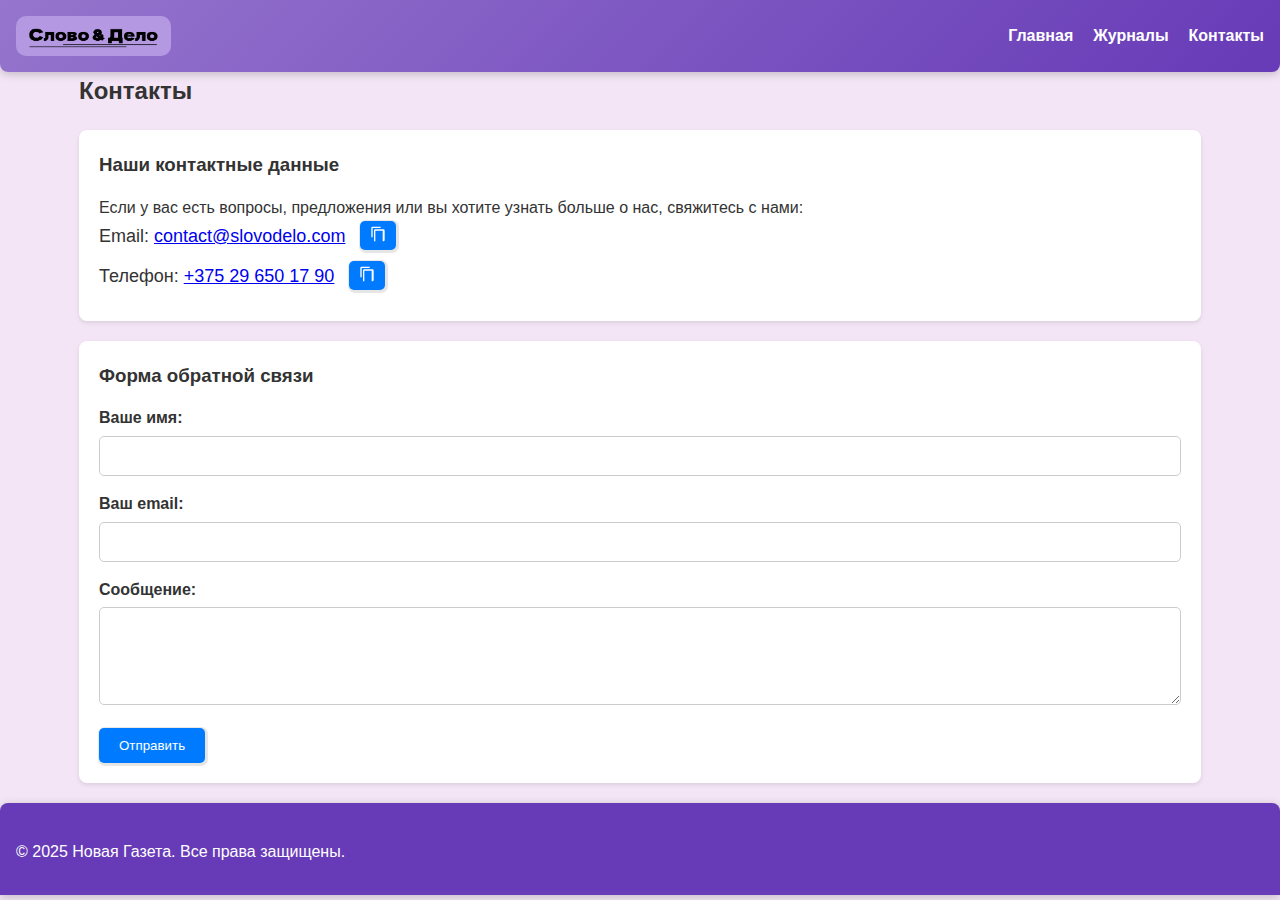
<file: КЯР 2 сем/contacts.html>
<!DOCTYPE html>
<html lang="ru">
<head>
    <meta charset="UTF-8">
    <meta name="viewport" content="width=device-width, initial-scale=1.0">
    <link rel="stylesheet" href="scss/contacts.css">
    <title>Слово&Дело</title>
    <script defer src="script.js"></script>
</head>
<body>
    <header>
        <img class="header-img" src="images/logo1.png" alt="Логотип Газеты">
        
        <button class="burger" aria-label="Открыть меню">
            ☰
        </button>
    
        <nav class="nav-menu">
            <ul>
                <li><a href="index.html">Главная</a></li>
                <li><a href="news_page.html">Журналы</a></li>
                <li><a href="contacts.html">Контакты</a></li>
            </ul>
        </nav>
    </header>

    <main class="container">
        <h2 id="contact">Контакты</h2>
        
        <section class="news-card">
            <h3>Наши контактные данные</h3>
            <p>Если у вас есть вопросы, предложения или вы хотите узнать больше о нас, свяжитесь с нами:</p>
            <ul>
                <li>
                    <span>Email: <a href="mailto:contact@slovodelo.com" id="email-text">contact@slovodelo.com</a></span>
                    <button class="copy-btn" onclick="copyToClipboard('email-text', this)">
                        <svg xmlns="http://www.w3.org/2000/svg" width="16" height="16" fill="currentColor" viewBox="0 0 24 24">
                            <path d="M16 1H4a2 2 0 0 0-2 2v14h2V3h12V1Zm3 4H8a2 2 0 0 0-2 2v16h14a2 2 0 0 0 2-2V7a2 2 0 0 0-2-2Zm0 18H8V7h11v16Z"/>
                        </svg>
                    </button>
                </li>
                <li>
                    <span>Телефон: <a href="tel:+375296501790" id="phone-text">+375 29 650 17 90</a></span>
                    <button class="copy-btn" onclick="copyToClipboard('phone-text', this)">
                        <svg xmlns="http://www.w3.org/2000/svg" width="16" height="16" fill="currentColor" viewBox="0 0 24 24">
                            <path d="M16 1H4a2 2 0 0 0-2 2v14h2V3h12V1Zm3 4H8a2 2 0 0 0-2 2v16h14a2 2 0 0 0 2-2V7a2 2 0 0 0-2-2Zm0 18H8V7h11v16Z"/>
                        </svg>
                    </button>
                </li>
                
            </ul>
        </section>

        <section class="news-card">
            <h3>Форма обратной связи</h3>
            <form id="contact-form">
                <label for="name">Ваше имя:</label>
                <input type="text" id="name" name="name" required>

                <label for="email">Ваш email:</label>
                <input type="email" id="email" name="email" required>

                <label for="message">Сообщение:</label>
                <textarea id="message" name="message" rows="4" required></textarea>

                <button type="submit">Отправить</button>
                <p id="form-status"></p>
            </form>
        </section>
    </main>

    <footer>
        <p>&copy; 2025 Новая Газета. Все права защищены.</p>
    </footer>

    <script>
    document.getElementById("contact-form").addEventListener("submit", function(event) {
    event.preventDefault();

    const status = document.getElementById("form-status");

    const formData = {
        name: this.name.value,
        email: this.email.value,
        message: this.message.value
    };

    status.textContent = "Отправка...";

    fetch("/submit", {
        method: "POST",
        headers: {
            "Content-Type": "application/json"
        },
        body: JSON.stringify(formData)
    })
    .then(res => res.ok ? res.text() : Promise.reject(res))
    .then(() => {
        status.textContent = "Сообщение отправлено!";
        this.reset();
    })
    .catch(() => {
        status.textContent = "Ошибка при отправке.";
    });
});

function copyToClipboard(elementId, button) {
    const text = document.getElementById(elementId).textContent;
    navigator.clipboard.writeText(text).then(() => {
        button.innerHTML = `
            <svg xmlns="http://www.w3.org/2000/svg" width="16" height="16" fill="lime" viewBox="0 0 24 24">
                <path d="M20.285 6.709l-11.33 11.292-5.239-5.251 1.414-1.414 3.825 3.84 9.918-9.88z"/>
            </svg>
        `;
        setTimeout(() => {
            button.innerHTML = `
                <svg xmlns="http://www.w3.org/2000/svg" width="16" height="16" fill="currentColor" viewBox="0 0 24 24">
                    <path d="M16 1H4a2 2 0 0 0-2 2v14h2V3h12V1Zm3 4H8a2 2 0 0 0-2 2v16h14a2 2 0 0 0 2-2V7a2 2 0 0 0-2-2Zm0 18H8V7h11v16Z"/>
                </svg>
            `;
        }, 2000);
    }).catch(err => {
        console.error('Ошибка копирования: ', err);
    });
}


    </script>
</body>
</html>
</file>
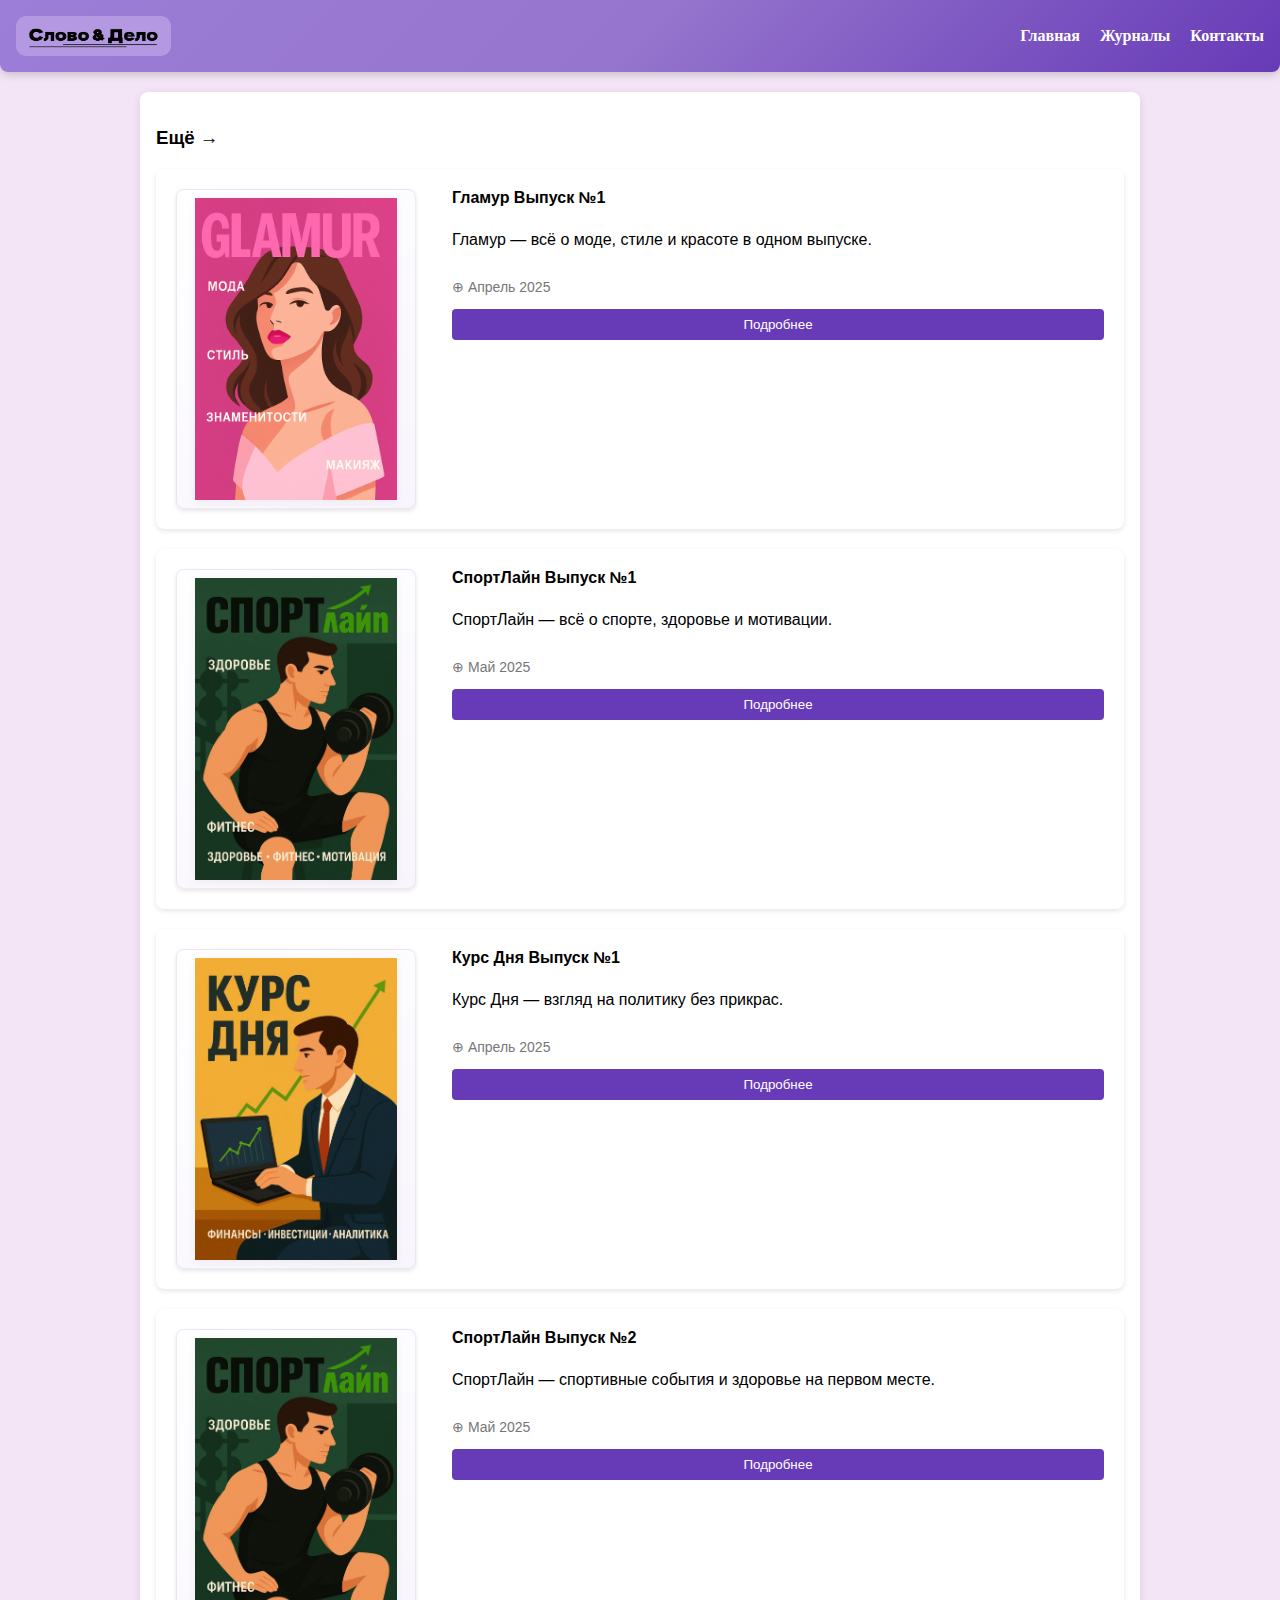
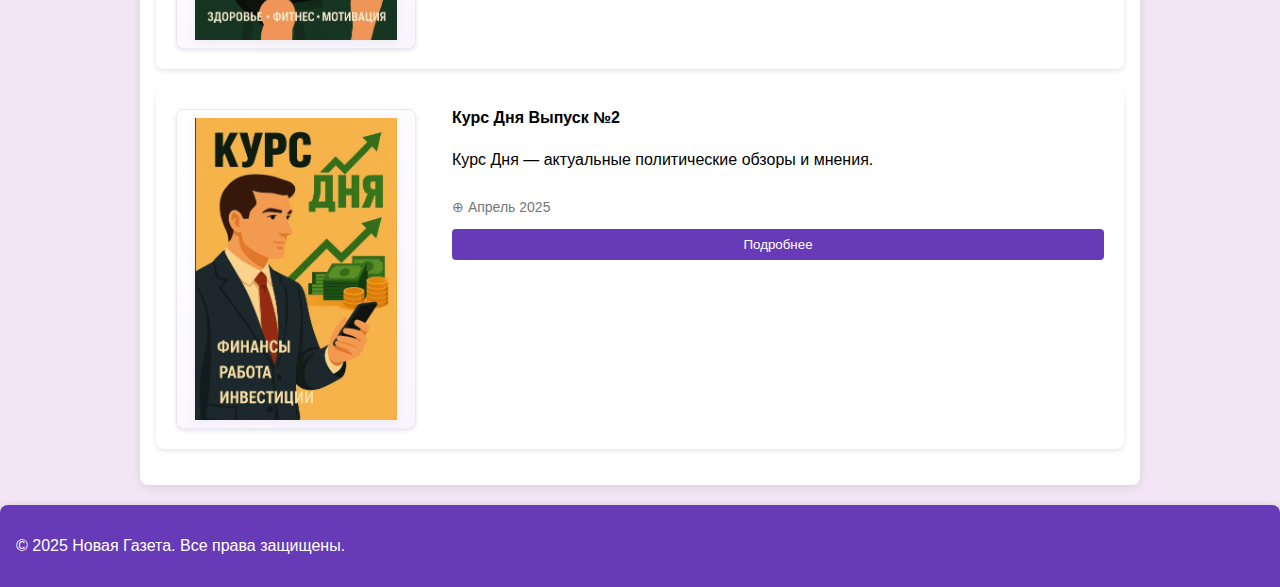
<file: КЯР 2 сем/journal_page.html>
<!DOCTYPE html>
<html lang="ru">
<head>
    <meta charset="UTF-8">
    <meta name="viewport" content="width=device-width, initial-scale=1.0">
    <title>Слово&Дело</title>
    <link rel="stylesheet" href="journal_page.css">
</head>
<body>
    <header>
        <img class="header-img" src="images/logo1.png" alt="Логотип Газеты">
        
        <button class="burger" aria-label="Открыть меню">
            ☰
        </button>
    
        <nav class="nav-menu">
            <ul>
                <li><a href="index.html">Главная</a></li>
                <li><a href="news_page.html">Журналы</a></li>
                <li><a href="contacts.html">Контакты</a></li>
            </ul>
        </nav>
    </header>
    <div class="container">
        <main>
            <div id="main-card-container"></div>
        
            <section>
                <h3>Ещё &#8594;</h3>
                <div id="small-cards-container"></div>
            </section>
        </main>
    </div>
    <footer>
        <p>&copy; 2025 Новая Газета. Все права защищены.</p>
    </footer>
    <script src="journal_script.js"></script>

</body>
</html>
</file>
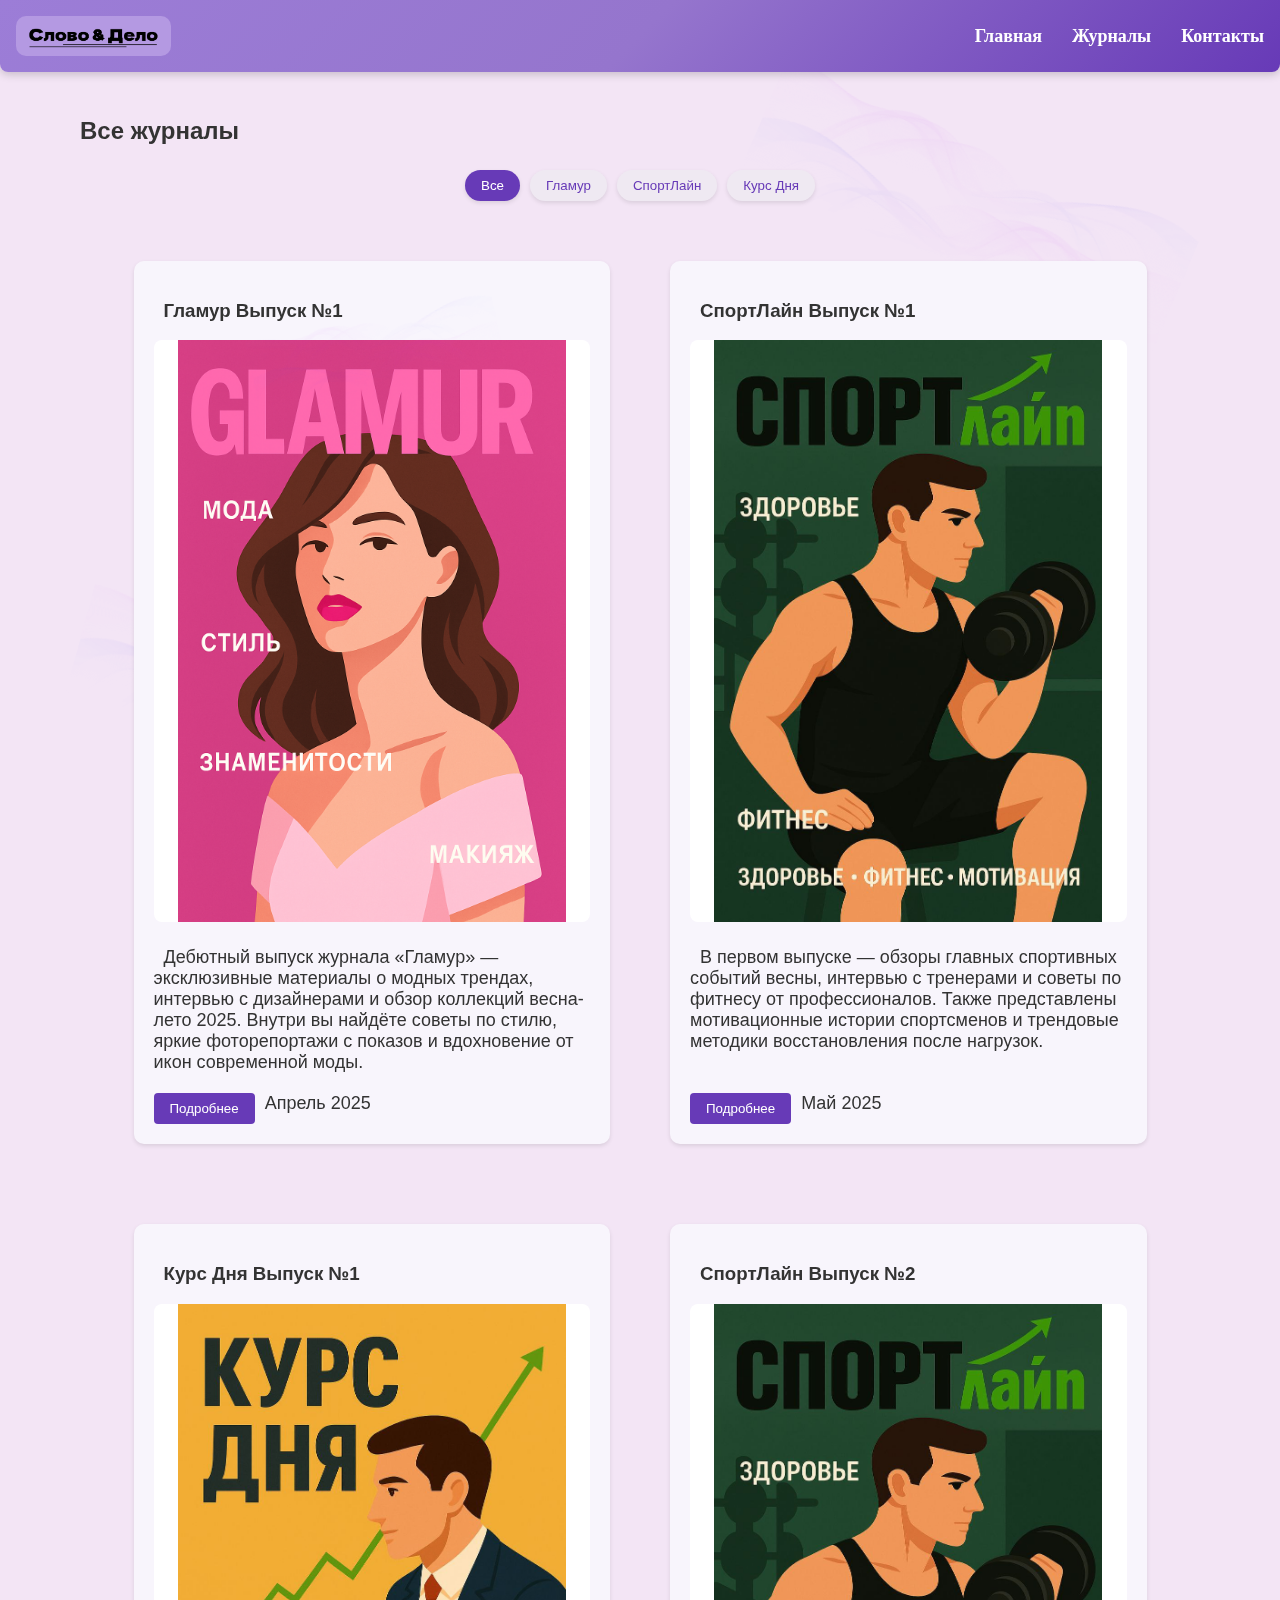
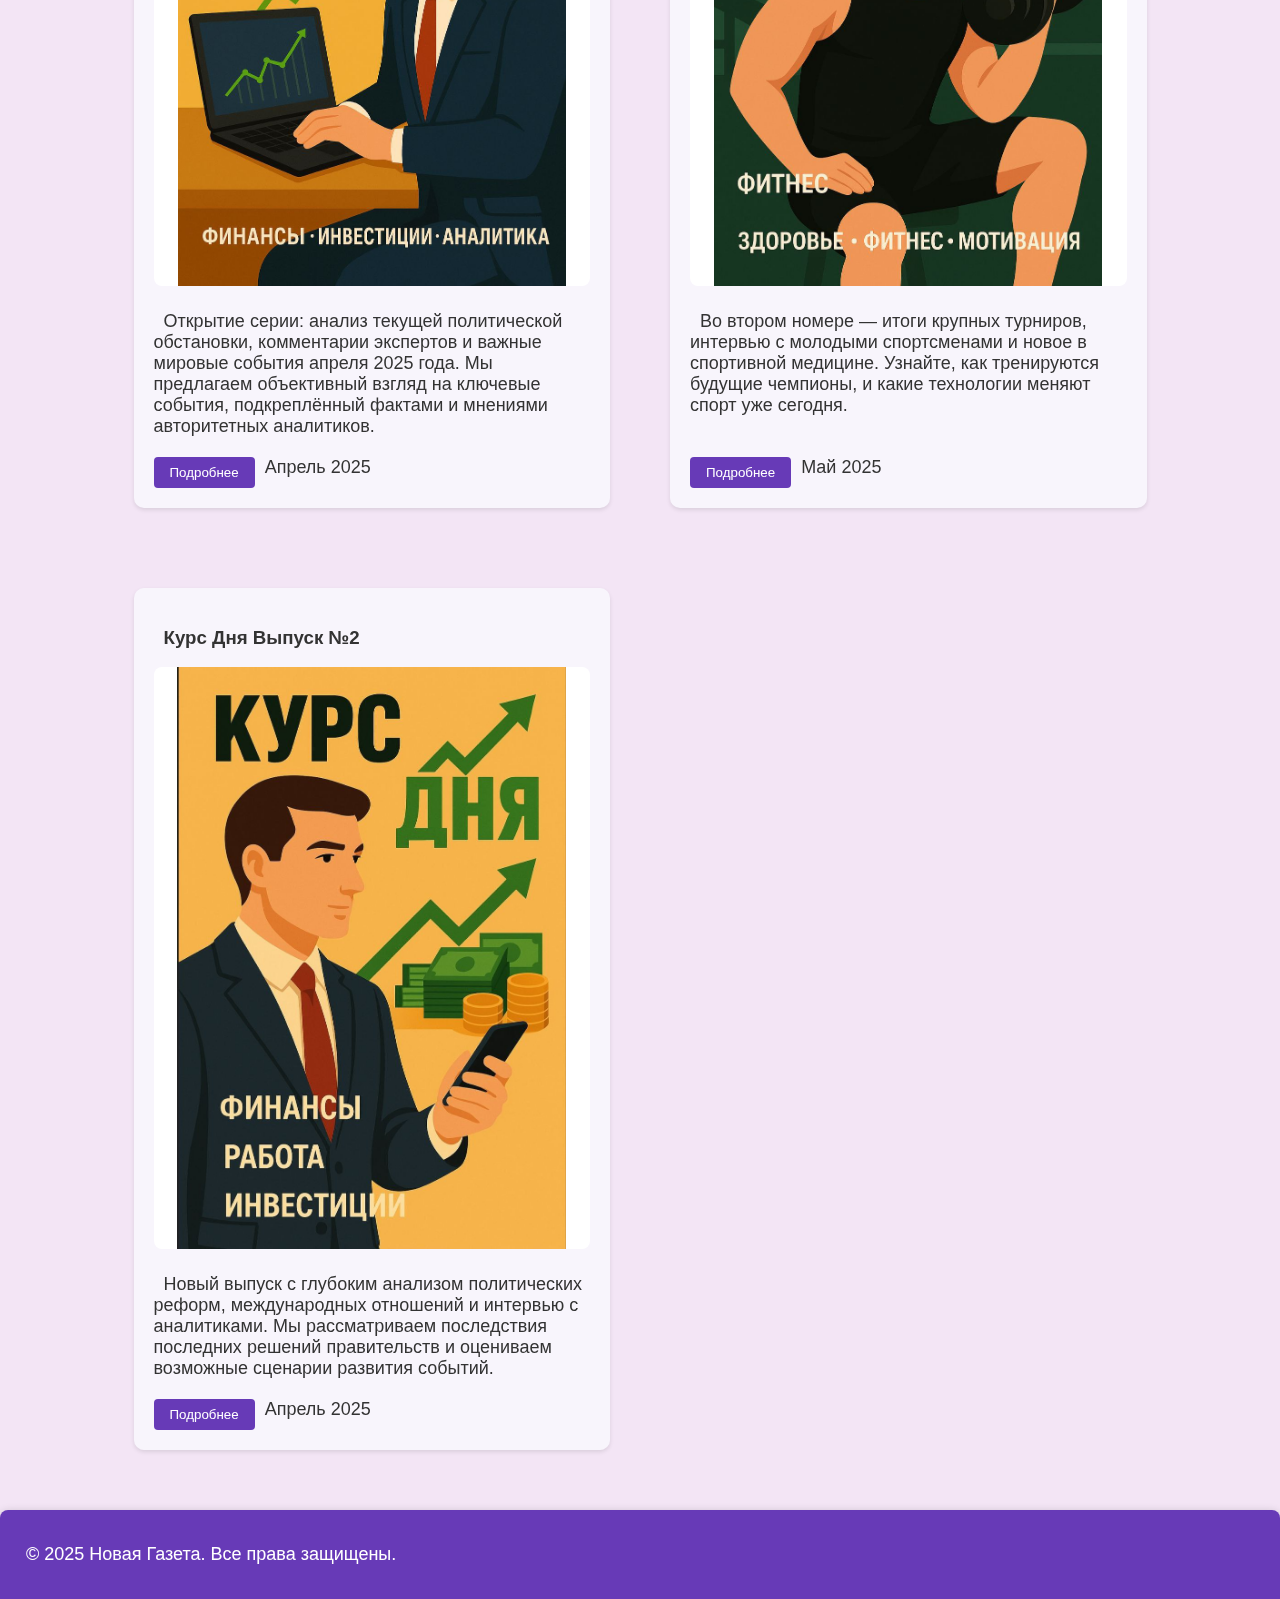
<file: КЯР 2 сем/news_page.html>
<!DOCTYPE html>
<html lang="ru">
<head>
    <meta charset="UTF-8">
    <meta name="viewport" content="width=device-width, initial-scale=1.0">
    <link rel="stylesheet" href="style.css">
    <title>Слово&Дело</title>
</head>
<body>
    <header>
        <img class="header-img" src="images/logo1.png" alt="Логотип Газеты">
        
        <button class="burger" aria-label="Открыть меню">
            ☰
        </button>
    
        <nav class="nav-menu">
            <ul>
                <li><a href="index.html">Главная</a></li>
                <li><a href="news_page.html">Журналы</a></li>
                <li><a href="contacts.html">Контакты</a></li>
            </ul>
        </nav>
    </header>
    
    <main class="container">
        <h2>Все журналы</h2>
        <div class="filter-container">
            <button class="filter-btn active" data-filter="all">Все</button>
            <button class="filter-btn" data-filter="Гламур">Гламур</button>
            <button class="filter-btn" data-filter="СпортЛайн">СпортЛайн</button>
            <button class="filter-btn" data-filter="Курс Дня">Курс Дня</button>
        </div>
        <section id="news" class="news-grid">
            <!-- Новости будут загружены динамически -->
        </section>
    </main>
    
    <footer>
        <p>&copy; 2025 Новая Газета. Все права защищены.</p>
    </footer>

    <script src="script.js"></script>
</body>
</html>
</file>
<file: КЯР 2 сем/scss/contacts.css>
@-webkit-keyframes slideDown {
  from {
    -webkit-transform: translateY(-100%);
            transform: translateY(-100%);
    opacity: 0;
  }
  to {
    -webkit-transform: translateY(0);
            transform: translateY(0);
    opacity: 1;
  }
}

@keyframes slideDown {
  from {
    -webkit-transform: translateY(-100%);
            transform: translateY(-100%);
    opacity: 0;
  }
  to {
    -webkit-transform: translateY(0);
            transform: translateY(0);
    opacity: 1;
  }
}

* {
  -webkit-box-sizing: border-box;
          box-sizing: border-box;
  margin: 0;
  padding: 0;
}

body {
  font-family: Arial, sans-serif;
  background-color: #f3e5f5;
  color: #333;
  line-height: 1.6;
  overflow-x: hidden;
}

header {
  display: -webkit-box;
  display: -ms-flexbox;
  display: flex;
  -webkit-box-align: center;
      -ms-flex-align: center;
          align-items: center;
  -webkit-box-pack: justify;
      -ms-flex-pack: justify;
          justify-content: space-between;
  padding: 16px;
  background: linear-gradient(315deg, #673ab7, #9575cd);
  color: #fff;
  border-radius: 0 0 8px 8px;
  -webkit-box-shadow: 0 2px 10px rgba(0, 0, 0, 0.2);
          box-shadow: 0 2px 10px rgba(0, 0, 0, 0.2);
  -webkit-animation: slideDown 0.5s ease-out;
          animation: slideDown 0.5s ease-out;
}

header .header-img {
  height: 40px;
  background-color: #b499e2;
  border-radius: 10px;
}

header .burger {
  display: none;
  font-size: 24px;
  background: none;
  border: none;
  color: #fff;
  cursor: pointer;
}

header nav ul {
  display: -webkit-box;
  display: -ms-flexbox;
  display: flex;
  gap: 20px;
  list-style: none;
  font-weight: bold;
}

header nav ul a {
  color: #fff;
  text-decoration: none;
  font-weight: bold;
}

header nav ul a:hover {
  opacity: 0.7;
}

@media (max-width: 768px) {
  header .burger {
    display: block;
  }
  header nav {
    display: none;
    width: 100%;
    background: #673ab7;
    position: absolute;
    top: 70px;
    left: 0;
    text-align: center;
    padding: 10px 0;
    border-radius: 0 0 8px 8px;
  }
  header nav.active {
    display: block;
  }
  header nav ul {
    -webkit-box-orient: vertical;
    -webkit-box-direction: normal;
        -ms-flex-direction: column;
            flex-direction: column;
    gap: 10px;
  }
}

.container {
  width: 90%;
  max-width: 1200px;
  margin: 0 auto;
  padding: 0 15px;
}

.news-card {
  background: #fff;
  padding: 20px;
  border-radius: 8px;
  -webkit-box-shadow: 0 2px 4px rgba(0, 0, 0, 0.1);
          box-shadow: 0 2px 4px rgba(0, 0, 0, 0.1);
  margin: 20px 0;
}

.news-card h3 {
  margin-bottom: 15px;
  color: #333;
}

.news-card ul {
  list-style: none;
  padding: 0;
}

.news-card ul li {
  margin-bottom: 10px;
  font-size: 18px;
}

form label {
  display: block;
  margin-bottom: 5px;
  font-weight: bold;
}

form input,
form textarea {
  width: 100%;
  padding: 10px;
  margin-bottom: 15px;
  border: 1px solid #ccc;
  border-radius: 5px;
  font-size: 16px;
}

form button {
  background: #007BFF;
  color: #fff;
  padding: 10px 20px;
  border: none;
  border-radius: 5px;
  cursor: pointer;
  -webkit-transition: 0.3s;
  transition: 0.3s;
  -webkit-box-shadow: 1px 1px 1px 2px rgba(0, 0, 0, 0.1);
          box-shadow: 1px 1px 1px 2px rgba(0, 0, 0, 0.1);
}

form button:hover {
  background: #004998;
  -webkit-box-shadow: 2px 2px 2px 2px rgba(0, 0, 0, 0.1);
          box-shadow: 2px 2px 2px 2px rgba(0, 0, 0, 0.1);
}

form button:active {
  -webkit-transform: scale(0.95);
          transform: scale(0.95);
}

.copy-btn {
  background: #007BFF;
  color: #fff;
  border: none;
  padding: 5px 10px;
  margin-left: 10px;
  cursor: pointer;
  border-radius: 5px;
  font-size: 14px;
  -webkit-transition: 0.3s;
  transition: 0.3s;
  -webkit-box-shadow: 1px 1px 1px 2px rgba(0, 0, 0, 0.1);
          box-shadow: 1px 1px 1px 2px rgba(0, 0, 0, 0.1);
}

.copy-btn:hover {
  background: #004998;
  -webkit-box-shadow: 2px 2px 2px 2px rgba(0, 0, 0, 0.1);
          box-shadow: 2px 2px 2px 2px rgba(0, 0, 0, 0.1);
}

.copy-btn:active {
  -webkit-transform: scale(0.95);
          transform: scale(0.95);
}

footer {
  display: -webkit-box;
  display: -ms-flexbox;
  display: flex;
  margin-left: 0;
  margin-top: 10px;
  -webkit-box-align: left;
      -ms-flex-align: left;
          align-items: left;
  -webkit-box-pack: left;
      -ms-flex-pack: left;
          justify-content: left;
  padding: 16px;
  background: #673ab7;
  color: #fff;
  border-radius: 8px 8px 0 0;
  -webkit-box-shadow: 0 2px 10px rgba(0, 0, 0, 0.2);
          box-shadow: 0 2px 10px rgba(0, 0, 0, 0.2);
  bottom: 0;
}

footer p {
  width: 100%;
  margin-top: 20px;
  text-align: left;
  min-height: 40px;
}

.read,
.read-button,
.filter-btn {
  background: #007BFF;
  color: #fff;
  border: none;
  padding: 8px 16px;
  border-radius: 4px;
  cursor: pointer;
  -webkit-transition: all 0.2s;
  transition: all 0.2s;
  -webkit-box-shadow: 1px 1px 1px 2px rgba(0, 0, 0, 0.1);
          box-shadow: 1px 1px 1px 2px rgba(0, 0, 0, 0.1);
}

.read:hover,
.read-button:hover,
.filter-btn:hover {
  background: #004998;
  -webkit-box-shadow: 2px 2px 2px 2px rgba(0, 0, 0, 0.1);
          box-shadow: 2px 2px 2px 2px rgba(0, 0, 0, 0.1);
}
/*# sourceMappingURL=contacts.css.map */
</file>
<file: КЯР 2 сем/journal_page.css>
body {
    font-family: Arial, sans-serif;
    background-color: #f3e5f5;
    margin: 0;
    padding: 0;
    justify-content: center;
    overflow-x: hidden;
}

* {
    box-sizing: border-box;
}

.container {
    width: 90%;
    max-width: 1000px;
    background: white;
    padding: 16px;
    border-radius: 8px;
    box-shadow: 0 2px 10px rgba(0, 0, 0, 0.1);
    margin: 20px auto;
}

header {
    display: flex;
    margin-left: 0;
    align-items: center;
    justify-content: space-between;
    padding: 16px;
    background: linear-gradient(315deg, #673ab7, #9575cd, #9c7dd7);
    color: white;
    border-radius: 0px 0px 8px 8px;
    box-shadow: 0 2px 10px rgba(0, 0, 0, 0.2);
    animation: slideDown 0.5s ease-out;
}
.header-img {
    height: 40px;
    background-color: #b499e2;
    border-radius: 10px;
}
nav ul {
    list-style: none;
    font-family: 'Franklin Gothic Medium';
    display: flex;
    gap: 20px;
    padding: 0;
    margin: 0;
}
nav ul li {
    display: inline;
}
nav ul li a {
    color: white;
    text-decoration: none;
    font-weight: bold;
    transition: opacity 0.3s ease;
}
nav ul li a:hover {
    opacity: 0.7;
}
@keyframes slideDown {
    from {
        transform: translateY(-100%);
        opacity: 0;
    }
    to {
        transform: translateY(0);
        opacity: 1;
    } 
}
footer {
    display: flex;
    margin-left: 0;
    margin-top: 10px;
    align-items: center;
    justify-content: space-between;
    padding: 16px;
    background: #673ab7;
    color: white;
    border-radius: 8px 8px 0px 0px;
    box-shadow: 0 2px 10px rgba(0, 0, 0, 0.2);
    bottom: 0;
}
.card, .small-card {
    display: flex;
    background: #fff;
    border-radius: 8px;
    padding: 20px;
    margin: 20px 0;
    box-shadow: 0 2px 5px rgba(0, 0, 0, 0.1);
    width: 100%;
    align-items: flex-start;
    gap: 20px;
    min-height: 340px;
}
.thumbnail {
    flex: 0 0 auto;
    width: 240px;
    height: 320px;
    background: linear-gradient(145deg, #ffffff, #f8f5fc);
    border-radius: 8px;
    margin-right: 16px;
    padding: 8px;
    box-shadow: 0 2px 4px rgba(0, 0, 0, 0.1);
    display: flex;
    align-items: center;
    justify-content: center;
    border: 1px solid rgba(103, 58, 183, 0.1);
}
.thumbnail img {
    width: 100%;
    height: 100%;
    object-fit: contain;
    border-radius: 4px;
    filter: drop-shadow(0 2px 4px rgba(0, 0, 0, 0.05));
}
.content {
    flex: 1;
    display: flex;
    flex-direction: column;
    height: 100%;
    min-height: 300px;
}
.content h2, .content h4 {
    margin: 0 0 8px;
}
.date, .time {
    font-size: 14px;
    color: #777;
}
.read {
    background: #673ab7;
    color: white;
    border: none;
    padding: 8px 16px;
    border-radius: 4px;
    cursor: pointer;
    transition: all .2s;
}
.read:hover{
    background: #431e84;
    border-radius: 5px;
    box-shadow: #aaaaaa 2px 2px 2px 2px;
}
.burger {
    display: none;
    font-size: 24px;
    background: none;
    border: none;
    color: white;
    cursor: pointer;
}

.nav-menu ul {
    list-style: none;
    display: flex;
    gap: 20px;
    padding: 0;
    margin: 0;
}

@media (max-width: 768px) {
    .burger {
        display: block;
    }

    .nav-menu {
        display: none;
        width: 100%;
        background: #673ab7;
        position: absolute;
        top: 70px;
        left: 0;
        text-align: center;
        padding: 10px 0;
        border-radius: 0 0 8px 8px;
    }

    .nav-menu.active {
        display: block;
    }

    .nav-menu ul {
        flex-direction: column;
        gap: 10px;
    }

    header {
        flex-wrap: wrap;
    }

    .container {
        width: 95%;
        padding: 12px;
        margin: 10px auto;
    }

    .thumbnail {
        width: 100%;
        max-width: 250px;
        height: 350px;
        margin: 0 auto 12px auto;
    }

    .thumbnail img {
        max-width: 220px;
        max-height: 320px;
    }

    .card, .small-card {
        flex-direction: column;
        padding: 15px;
        margin: 15px 0;
        align-items: center;
        gap: 15px;
        min-height: auto;
    }

    .content {
        width: 100%;
        min-height: auto;
    }
}

@media (max-width: 480px) {
    .container {
        width: 98%;
        padding: 10px;
    }

    .thumbnail {
        max-width: 200px;
        min-height: 300px;
    }

    .card, .small-card {
        padding: 12px;
        gap: 12px;
    }
}
</file>
<file: КЯР 2 сем/style.css>
body {
    font-family: Arial, sans-serif;
    background-color: #f3e5f5;
    color: #333;
    margin: 0;
    padding: 0;
    box-sizing: border-box;
    text-indent: 10px;
    overflow-x: hidden;
    position: relative;
}

body::before {
    content: '';
    position: fixed;
    top: 15%;
    right: 8%;
    width: 450px;
    height: 220px;
    background-image: url('images/light.png');
    background-size: contain;
    background-repeat: no-repeat;
    opacity: 0.15;
    z-index: -1;
    transform: rotate(23deg);
}

body::after {
    content: '';
    position: fixed;
    bottom: 25%;
    left: 12%;
    width: 280px;
    height: 140px;
    background-image: url('images/light.png');
    background-size: contain;
    background-repeat: no-repeat;
    opacity: 0.2;
    z-index: -1;
    transform: rotate(-28deg);
}

main::before {
    content: '';
    position: fixed;
    top: 45%;
    right: 15%;
    width: 320px;
    height: 160px;
    background-image: url('images/light.png');
    background-size: contain;
    background-repeat: no-repeat;
    opacity: 0.12;
    z-index: -1;
    transform: rotate(-8deg);
}

main::after {
    content: '';
    position: fixed;
    top: 70%;
    left: 5%;
    width: 380px;
    height: 190px;
    background-image: url('images/light.png');
    background-size: contain;
    background-repeat: no-repeat;
    opacity: 0.17;
    z-index: -1;
    transform: rotate(15deg);
}

header::after {
    content: '';
    position: fixed;
    top: 35%;
    left: 20%;
    width: 250px;
    height: 125px;
    background-image: url('images/light.png');
    background-size: contain;
    background-repeat: no-repeat;
    opacity: 0.1;
    z-index: -1;
    transform: rotate(-12deg);
}

* {
    box-sizing: border-box;
}

header {
    display: flex;
    margin-left: 0;
    align-items: center;
    justify-content: space-between;
    padding: 16px;
    background: linear-gradient(315deg, #673ab7, #9575cd, #9c7dd7);
    color: white;
    border-radius: 0px 0px 8px 8px;
    box-shadow: 0 2px 10px rgba(0, 0, 0, 0.2);
    animation: slideDown 0.5s ease-out;
    position: relative;
    z-index: 1000;
}
.header-img {
    height: 40px;
    background-color: #b499e2;
    border-radius: 10px;
}
nav ul {
    list-style: none;
    display: flex;
    gap: 20px;
    padding: 0;
    margin: 0;
}
nav ul li {
    display: inline;
}
nav ul li a {
    color: white;
    text-decoration: none;
    font-weight: bold;
    transition: opacity 0.3s ease;
}
nav ul li a:hover {
    opacity: 0.7;
}
@keyframes slideDown {
    from {
        transform: translateY(-100%);
        opacity: 0;
    }
    to {
        transform: translateY(0);
        opacity: 1;
    }
}
.burger {
    display: none;
    font-size: 24px;
    background: none;
    border: none;
    color: white;
    cursor: pointer;
    z-index: 1001;
}

.nav-menu ul {
    list-style: none;
    font-family: 'Franklin Gothic Medium';
    display: flex;
    gap: 20px;
    padding: 0;
    margin: 0;
}

@media (max-width: 768px) {
    .burger {
        display: block;
    }

    .nav-menu {
        display: none;
        width: 100%;
        background: #673ab7;
        position: absolute;
        top: 70px;
        left: 0;
        text-align: center;
        padding: 10px 0;
        border-radius: 0 0 8px 8px;
        z-index: 999;
        box-shadow: 0 4px 8px rgba(0, 0, 0, 0.2);
    }

    .nav-menu.active {
        display: block;
    }

    .nav-menu ul {
        flex-direction: column;
        gap: 10px;
    }

    header {
        flex-wrap: wrap;
    }

    .container {
        padding: 0 10px;
        margin: 10px auto;
    }

    .news-card, .top-news {
        padding: 15px;
        margin: 15px auto;
        width: 100%;
    }

    form input,
    form textarea {
        width: 100%;
        box-sizing: border-box;
    }

    .top-news img {
        max-height: 300px;
    }

    .top-news #news-image {
        max-height: 250px;
    }
}

@media (max-width: 480px) {
    .container {
        padding: 0 8px;
    }

    .news-card, .top-news {
        padding: 12px;
        margin: 10px auto;
    }

    .top-news img {
        max-height: 250px;
    }

    .top-news #news-image {
        max-height: 200px;
    }
}

.container {
    width: 100%;
    max-width: 1200px;
    margin: 20px auto;
    padding: 0 15px;
    box-sizing: border-box;
}
.news-grid {
    display: grid;
    grid-template-columns: repeat(2, minmax(0, 1fr));
    gap: 80px 60px;
    align-items: stretch;
    padding: 40px 20px;
    max-width: 1200px;
    margin: 0 auto;
    width: 90%;
    box-sizing: border-box;
}

.news-grid .news-card {
    width: 100%;
    margin: 0;
    height: 100%;
    min-height: 300px;
    display: flex;
    flex-direction: column;
    justify-content: space-between;
    box-sizing: border-box;
}

.news-grid .news-card img {
    width: 100%;
    height: auto;
    aspect-ratio: 3/4;
    object-fit: contain;
    background-color: #fff;
    border-radius: 8px;
    margin-bottom: 15px;
}

.news-grid .news-card p {
    flex: 1;
    margin: 10px 0;
}

.news-grid .news-card .read {
    align-self: flex-start;
    margin-top: auto;
}

.news-card, .top-news {
    display: flex;
    flex-direction: column;
    background: #f8f5fc;
    padding: 20px;
    border-radius: 10px;
    box-shadow: 0 2px 4px rgba(0, 0, 0, 0.1);
    transition: transform 0.3s ease-in-out;
    min-height: 200px;
    margin: 20px auto;
    width: 100%;
    max-width: 1000px;
    box-sizing: border-box;
}

.top-news img {
    max-width: 100%;
    height: auto;
    max-height: 400px;
    object-fit: contain;
    margin: 0 auto;
    display: block;
}

.top-news {
    position: relative;
    max-width: 800px;
    margin: 20px auto;
    padding: 25px;
    background: linear-gradient(145deg, #ffffff, #f8f5fc);
    border-radius: 15px;
    box-shadow: 0 8px 20px rgba(103, 58, 183, 0.1);
    transition: transform 0.3s ease, box-shadow 0.3s ease;
}

.top-news:hover {
    box-shadow: 0 12px 25px rgba(103, 58, 183, 0.15);
}

.top-news .paper-header {
    background-image: url('../images/background.jpg');
    background-size: cover;
    background-position: center;
    background-repeat: no-repeat;
    width: 100%;
    padding: 15px;
    border-radius: 12px;
    min-height: 120px;
    display: flex;
    align-items: center;
    justify-content: center;
}


.top-news p {
    font-size: 1.05em;
    line-height: 1.5;
    color: #333;
    margin: 15px 0;
}

.top-news b {
    color: #673ab7;
    font-size: 1.15em;
}

.top-news ul {
    list-style: none;
    padding: 15px;
    background: rgba(103, 58, 183, 0.05);
    border-radius: 10px;
    margin: 15px 0;
}

.top-news ul li {
    margin: 10px 0;
    padding-left: 25px;
    position: relative;
    line-height: 1.4;
}

.top-news ul li::before {
    content: '';
    position: absolute;
    left: 0;
    top: 50%;
    transform: translateY(-50%);
    width: 20px;
    height: 20px;
    background: #b499e2;
    border-radius: 50%;
    opacity: 0.7;
    transition: all 0.3s ease;
}

.top-news ul li:hover::before {
    transform: translateY(-50%) scale(1.2);
    opacity: 1;
    background: #673ab7;
}

.top-news #news-image {
    width: 100%;
    max-width: 600px;
    height: auto;
    max-height: 350px;
    object-fit: contain;
    margin: 20px auto;
    display: block;
    background-color: #efe9f2;
    border-radius: 8px;
    padding: 10px;
}

.read {
    background: #673ab7;
    color: white;
    border: none;
    padding: 8px 16px;
    border-radius: 4px;
    cursor: pointer;
    transition: all .2s;
}

.read:hover{
    background: #431e84;
    border-radius: 5px;
    box-shadow: #aaaaaa 2px 2px 2px 2px;
}

.news-card:hover {
    transform: scale(1.05);
}
.news-img {
    width: 100%;    
    border-radius: 10px;
}
.read-more {
    display: inline-block;
    margin-top: 10px;
    text-decoration: none;
    color: #007bff;
    font-weight: bold;
    transition: color 0.3s;
}
.read-more:hover {
    color: #ffcc00;
}
footer {
    display: flex;
    margin-left: 0;
    margin-top: 10px;
    align-items: center;
    justify-content: space-between;
    padding: 16px;
    background: #673ab7;
    color: white;
    border-radius: 8px 8px 0px 0px;
    box-shadow: 0 2px 10px rgba(0, 0, 0, 0.2);
    bottom: 0;
}

h2{
    display: inline-block;
    padding: 5px;
    margin-top: 20px;
}

.gray-line{
    text-align: center;
    background-color: rgb(190, 190, 190);
    padding: 25px;
    margin-top: 20px;
    display: block;
    border-radius: 10px;
}

p, a{
    font-size: 18px;
}

/* Стили для формы обратной связи */
form {
    background: #f8f5fc;
    padding: 20px;
    border-radius: 10px;
    box-shadow: 0 2px 4px rgba(0, 0, 0, 0.1);
    margin-top: 20px;
}

form label {
    display: block;
    margin-bottom: 5px;
    font-weight: bold;
}

form input,
form textarea {
    width: 100%;
    padding: 10px;
    margin-bottom: 15px;
    border: 1px solid #ccc;
    border-radius: 5px;
    font-size: 16px;
    font-family: Arial, sans-serif;
    box-sizing: border-box;
}

form button {
    padding: 10px 20px;
    background-color: #007bff;
    color: white;
    border: none;
    border-radius: 5px;
    font-size: 16px;
    cursor: pointer;
    transition: background-color 0.3s ease-in-out;
}

form button:hover {
    background-color: #0056b3;
}

/* Стили для контактной информации */
.news-card ul {
    list-style: none;
    padding: 0;
}

.news-card ul li {
    margin-bottom: 10px;
    font-size: 18px;
}

.news-card ul li a {
    text-decoration: none;
    color: #007bff;
    transition: color 0.3s;
}

.news-card ul li a:hover {
    color: #ffcc00;
}
.space-between{
    justify-content: space-between;
    display: flex;
    flex-direction: row;
}
.paper-header{
    background-image: url('../images/background.jpg');
    width:  100%;
    border-radius: 10px;
}

.row{
    display: inline-flex;
    flex-direction: row;
}

.copy-btn {
    background-color: #007bff;
    color: white;
    border: none;
    padding: 5px 10px;
    margin-left: 10px;
    cursor: pointer;
    border-radius: 5px;
    font-size: 14px;
    transition: 0.3s;
}

.copy-btn:hover {
    background-color: #0056b3;
}

.copy-btn:active {
    transform: scale(0.95);
}

.contact-item {
    display: flex;
    align-items: center;
    margin: 10px 0;
}

.contact-item span {
    font-size: 16px;
}

.magazine-container {
    position: relative;
    display: flex;
    align-items: center;
    margin: 20px 0;
}

.magazine-strip {
    display: flex;
    overflow-x: auto;
    scroll-behavior: smooth;
    gap: 25px;
    padding: 20px;
    margin: 0 30px;
    align-items: stretch;
    scrollbar-width: none; 
    -ms-overflow-style: none;  
}

.magazine-strip::-webkit-scrollbar {
    display: none; 
}

.magazine-item {
    flex: 0 0 auto;
    width: 250px;
    height: auto;
    min-height: 300px;
    text-align: center;
    background-color: #efe9f2;
    border-radius: 10px;
    padding: 15px;
    box-shadow: 0 2px 4px rgba(0, 0, 0, 0.1);
    transition: transform 0.3s ease;
    display: flex;
    flex-direction: column;
}

.magazine-item:hover {
    transform: scale(1.05);
}

.magazine-item img {
    width: 100%;
    height: auto;
    aspect-ratio: 3/4;
    border-radius: 8px;
    object-fit: contain;
    background-color: #fff;
    margin-bottom: 10px;
}

.magazine-item h4 {
    margin-top: 10px;
    font-size: 1.2em;
    color: #333;
    flex-grow: 1;
}

.scroll-button {
    background-color: #007BFF;
    color: white;
    border: none;
    font-size: 24px;
    cursor: pointer;
    padding: 10px;
    border-radius: 40px;
    transition: all .2s;
    z-index: 2;
}

.scroll-button:hover {
    background-color: #004998;
}

.scroll-button.left {
    position: absolute;
    left: -20px;
}

.scroll-button.right {
    position: absolute;
    right: -20px;
}

.read-button {
    background-color: #007BFF;
    color: white;
    border: none;
    font-size: 10px;
    cursor: pointer;
    padding: 10px;
    border-radius: 40px;
    z-index: 2;
    transition: all .2s;
}
.read-button:hover{
    background-color: #004998;
}

.thumbnail {
    width: 230px;
    height: 100px;
    background: #ccc;
    border-radius: 8px;
    margin-right: 16px;
}
.staff-section {
    position: relative;
    padding: 32px 16px;
    background-color: #f8f5fc;
    min-height: 200px;
    margin: 20px auto;
    width: 100%;
    max-width: 800px;
    text-align: center;
}

.staff-list {
    display: flex;
    flex-wrap: wrap;
    justify-content: center;
    gap: 24px;
    margin-top: 16px;
}

.staff-card {
    background: #ffffff;
    border-radius: 8px;
    box-shadow: 0 2px 8px rgba(0,0,0,0.1);
    padding: 16px;
    width: 200px;
    text-align: center;
    transition: linear .2s;
}

.staff-card:hover {
    transform: scale(1.1);
}

.staff-card:hover p{
    color: #333;
}

.staff-photo {
    width: 100%;
    height: auto;
    border-radius: 50%;
    margin-bottom: 12px;
    
    
}

@media (max-width: 1024px) {
    .news-grid {
        width: 95%;
        gap: 60px 45px;
        padding: 30px 15px;
    }
}

@media (max-width: 768px) {
    .news-grid {
        grid-template-columns: 1fr;
        width: 100%;
        gap: 50px;
        padding: 25px 10px;
    }

    .news-grid .news-card {
        width: 100%;
        margin: 0;
        padding: 15px;
    }
}

@media (max-width: 480px) {
    .news-grid {
        padding: 15px 10px;
        gap: 30px;
    }

    .news-grid .news-card {
        padding: 10px;
    }
}

.filter-container {
    display: flex;
    gap: 10px;
    margin-bottom: 20px;
    flex-wrap: wrap;
    justify-content: center;
}

.filter-btn {
    padding: 8px 16px;
    border: none;
    border-radius: 20px;
    background-color: #efe9f2;
    color: #673ab7;
    cursor: pointer;
    transition: all 0.3s ease;
    font-weight: 500;
    box-shadow: 0 2px 4px rgba(0, 0, 0, 0.1);
}

.filter-btn:hover {
    background-color: #673ab7;
    color: white;
}

.filter-btn.active {
    background-color: #673ab7;
    color: white;
}

@media (max-width: 480px) {
    .filter-container {
        gap: 8px;
        margin-bottom: 15px;
    }

    .filter-btn {
        padding: 6px 12px;
        font-size: 14px;
    }
}

.no-results {
    text-align: center;
    padding: 20px;
    color: #666;
    font-size: 18px;
    background-color: #f8f5fc;
    border-radius: 8px;
    margin: 20px 0;
}
</file>
